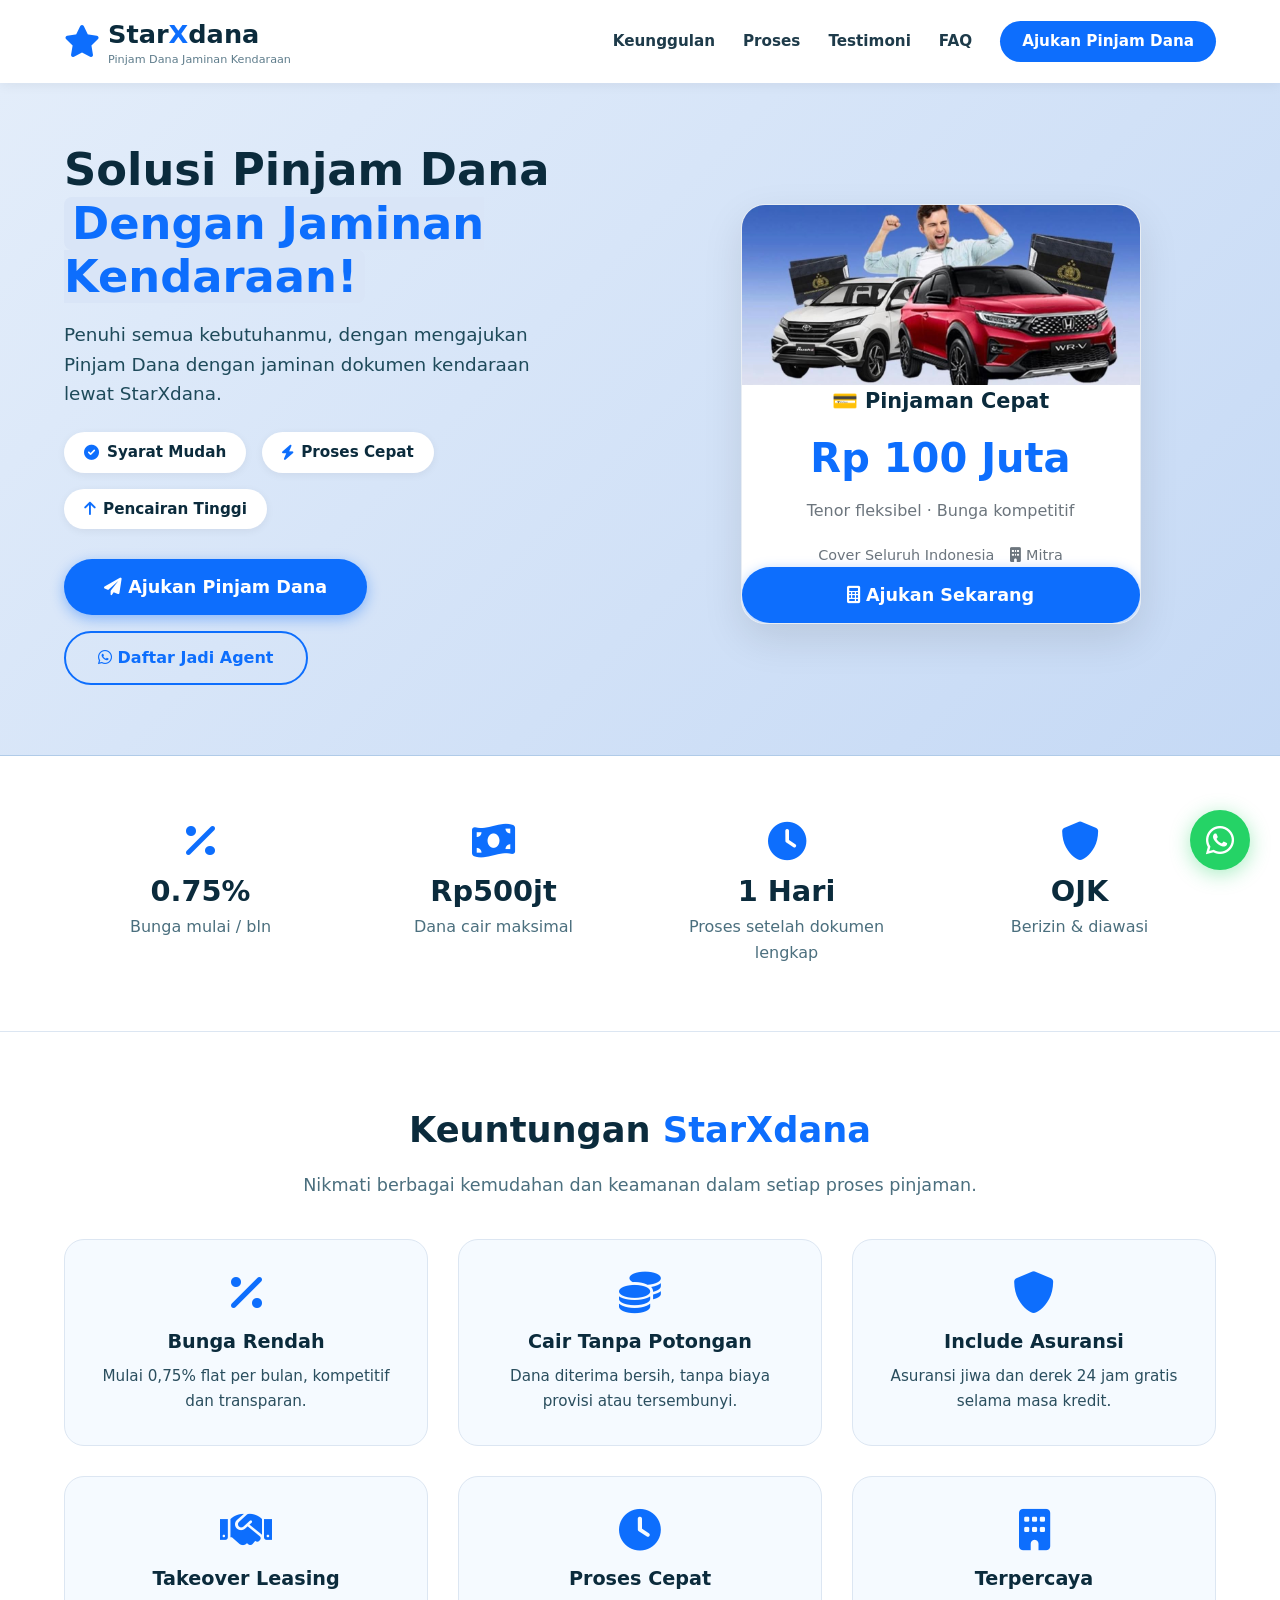
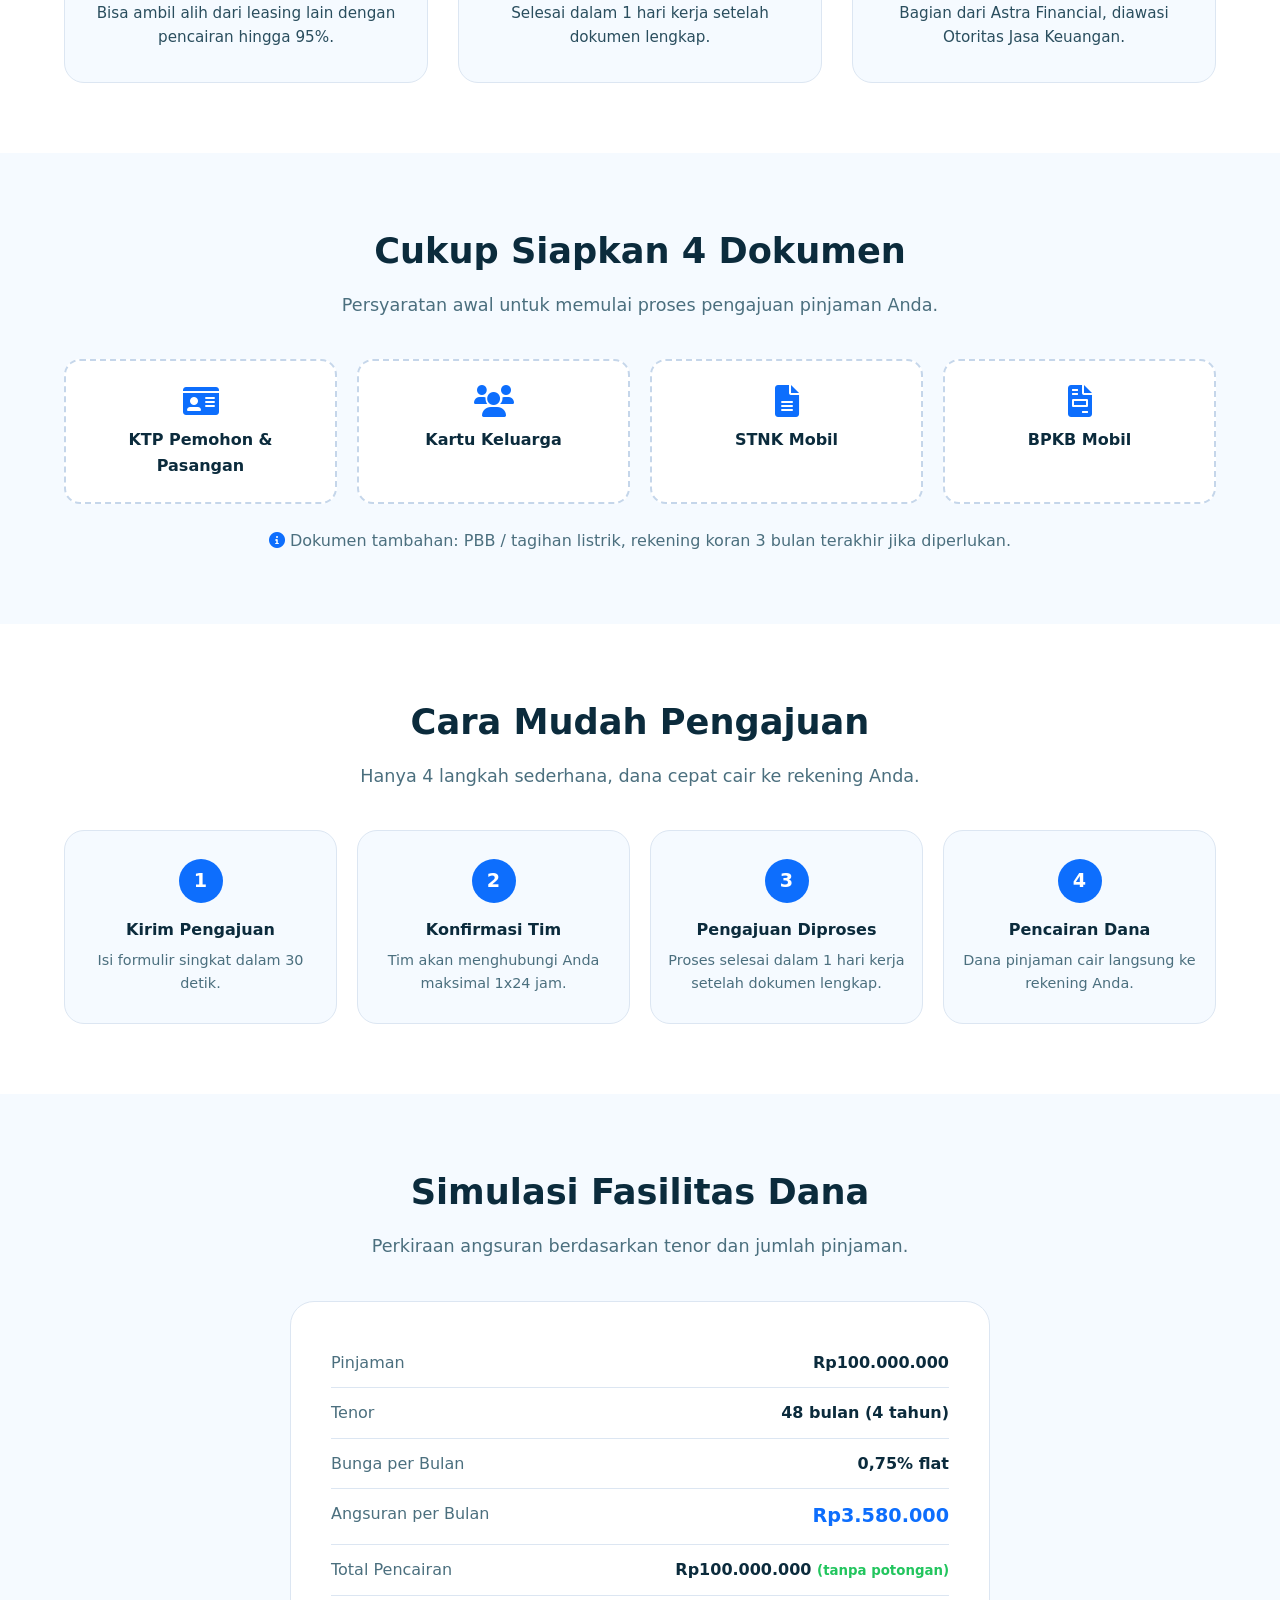
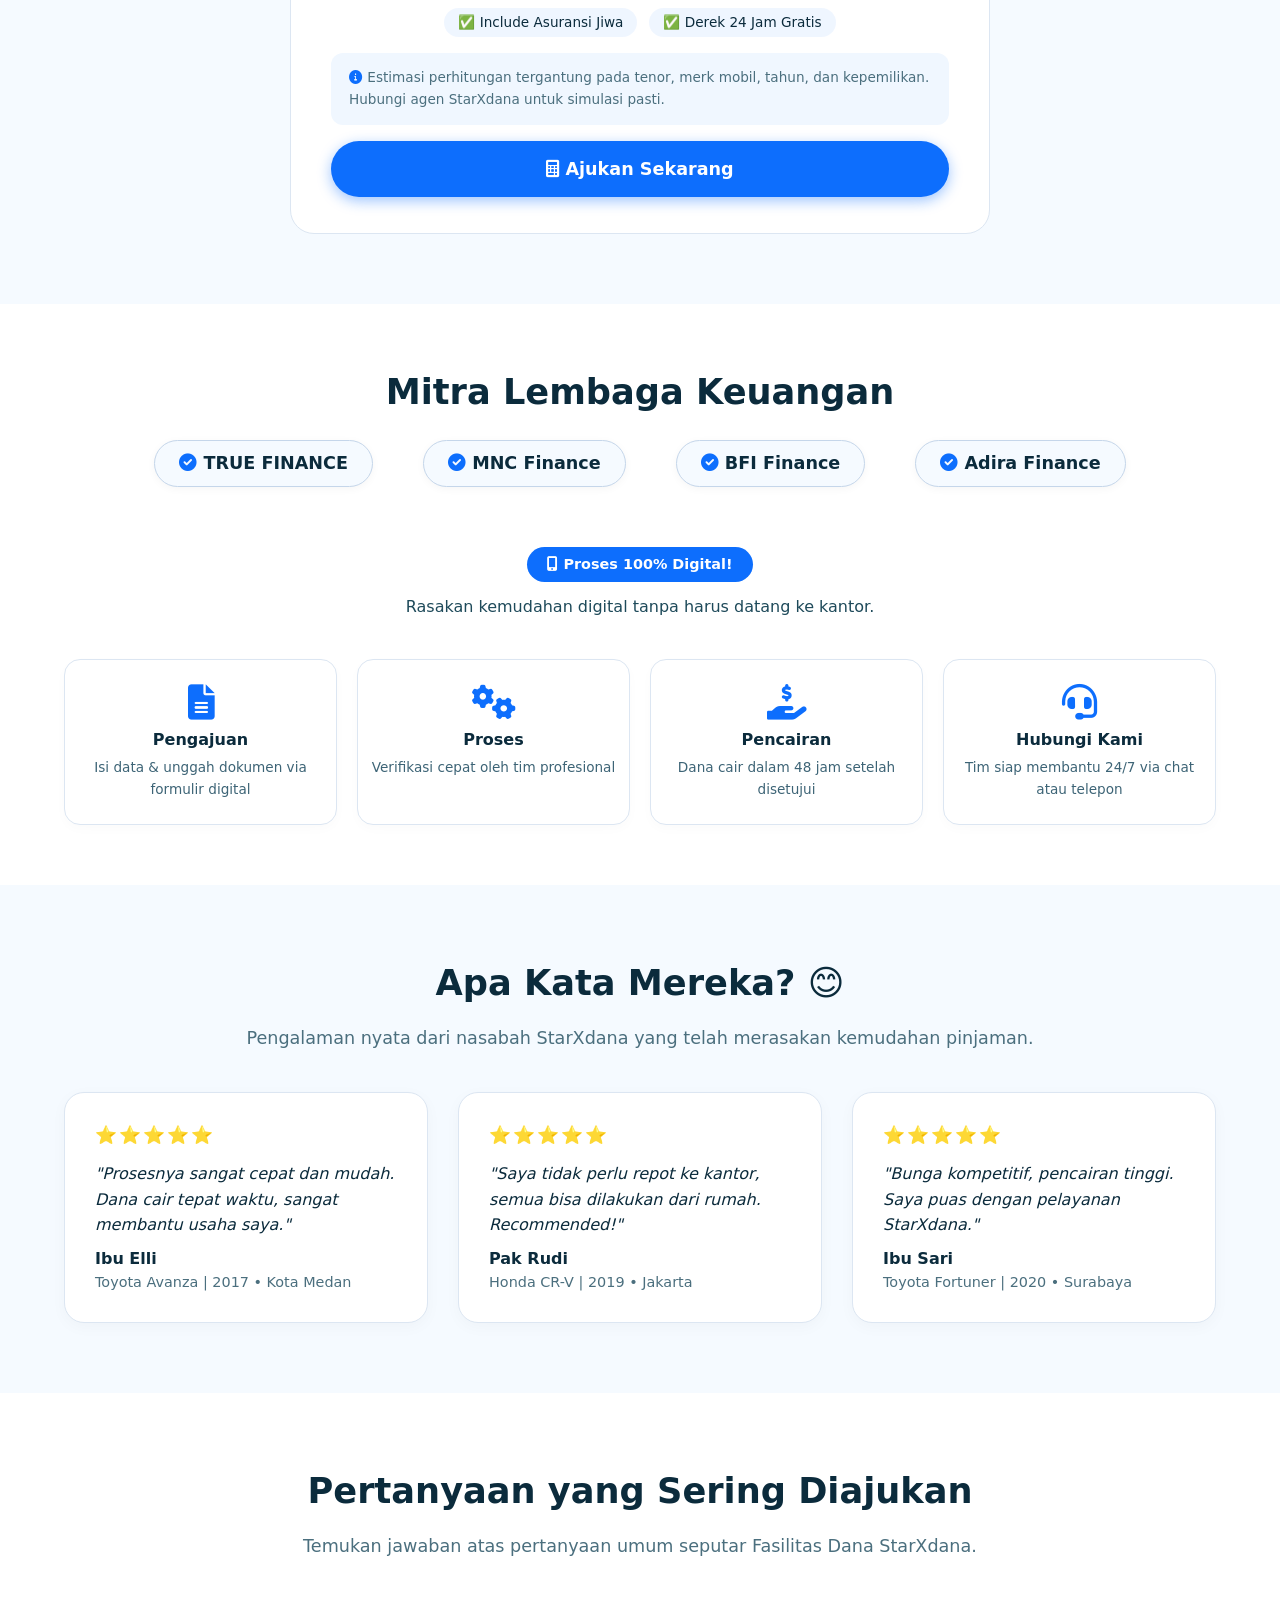
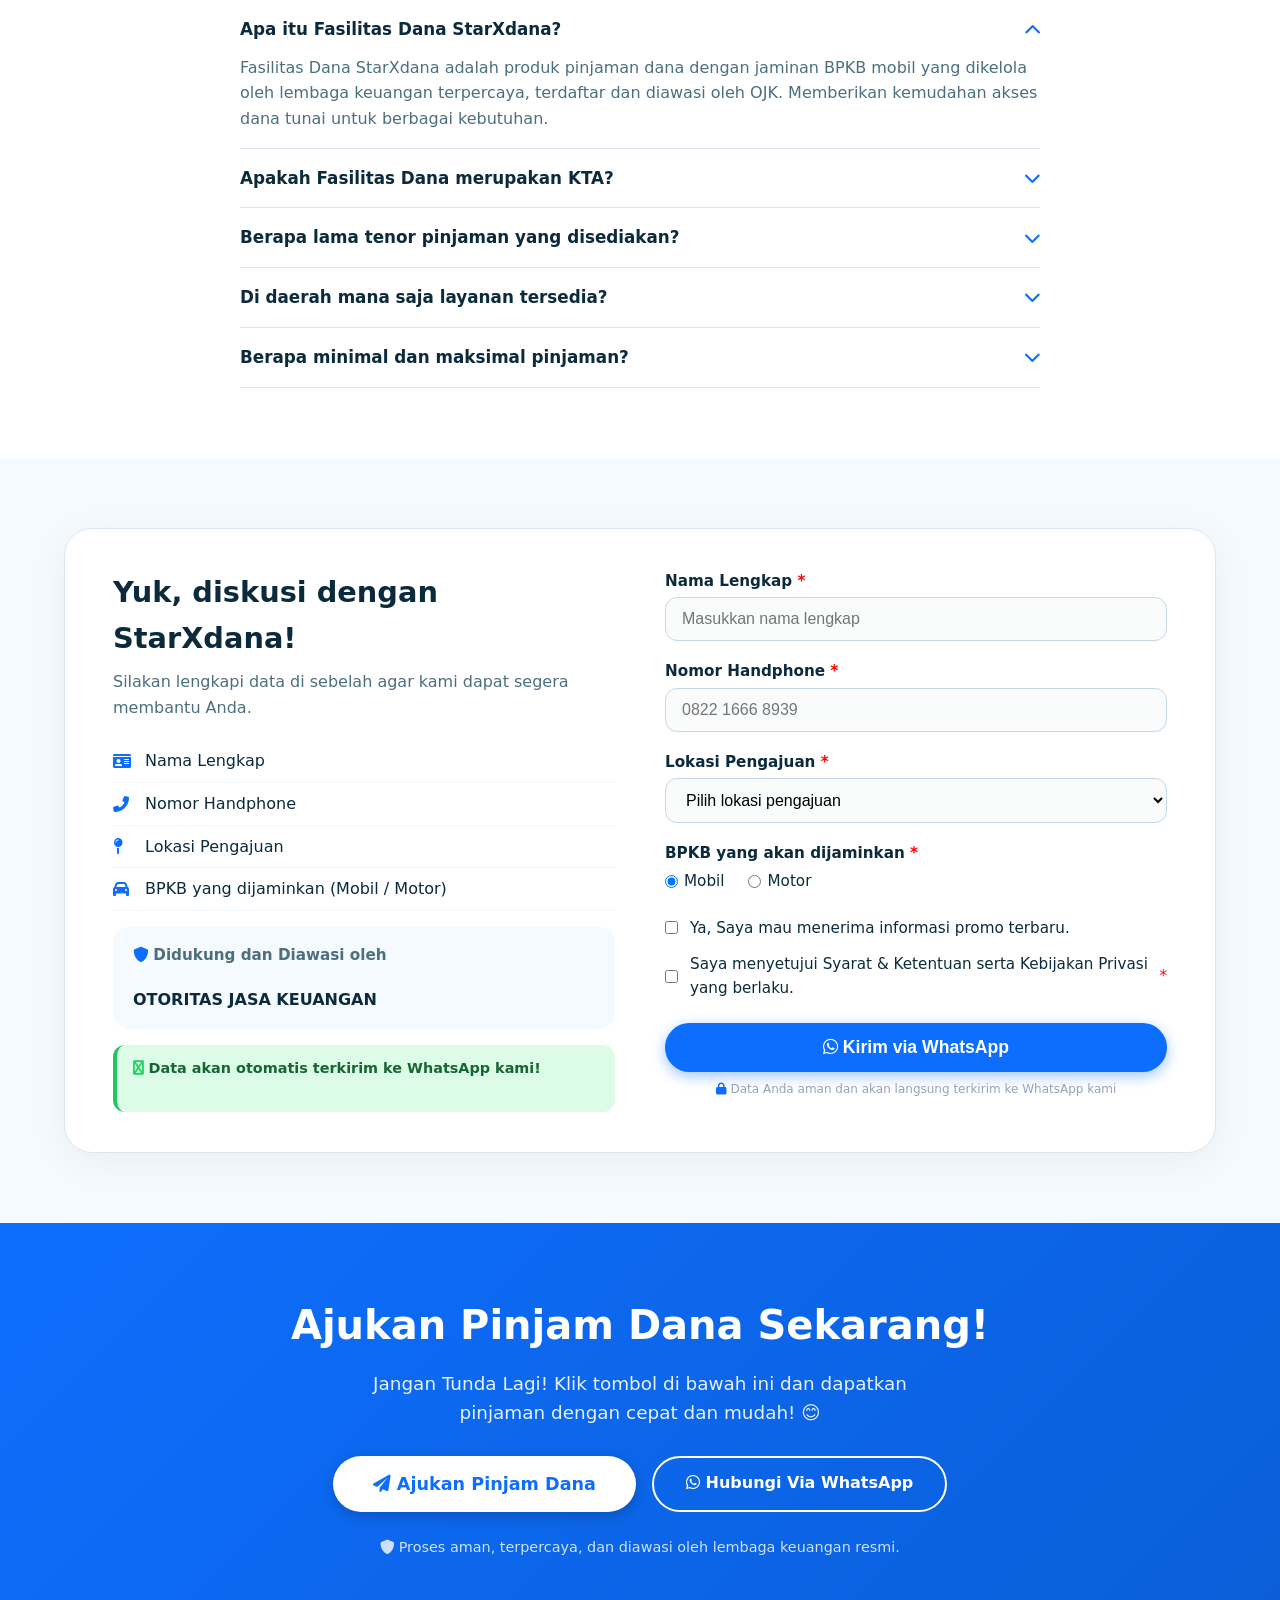
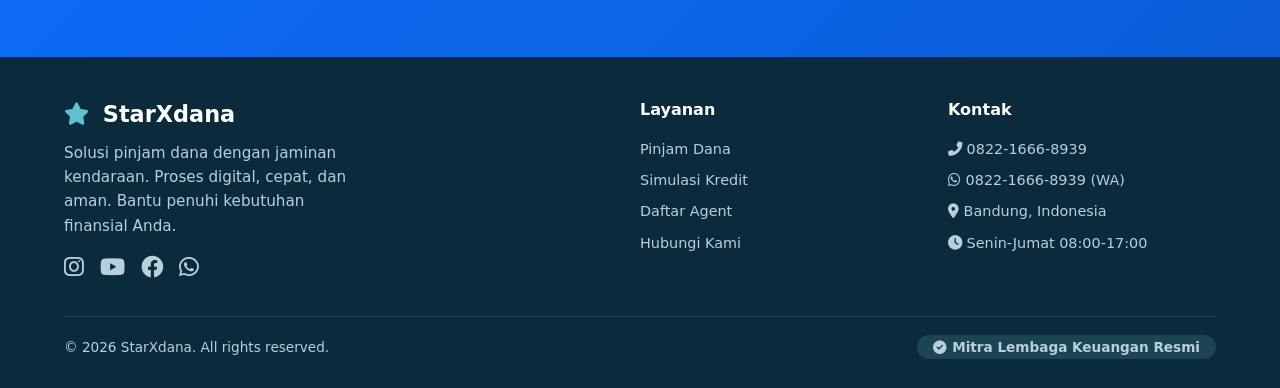
<file: index.html>
<!DOCTYPE html>
<html lang="id">
<head>

<meta charset="UTF-8">

<meta name="viewport" content="width=device-width, initial-scale=1.0">

<title>Pinjaman BPKB Mobil Cepat Cair | StarXdana</title>

<meta name="description" content="Ajukan pinjaman dana dengan jaminan BPKB mobil dan motor. Proses cepat, bunga mulai 0,75%, pencairan hingga Rp500 juta.">

<meta name="keywords" content="pinjaman BPKB mobil,pinjaman dana,gadai BPKB,pinjaman mobil">

<meta name="author" content="StarXdana">

<meta name="robots" content="index,follow">

<link rel="canonical" href="https://star-xdana1.vercel.app/">

<!-- Open Graph -->
<meta property="og:title" content="Pinjaman BPKB Mobil Cepat Cair | StarXdana">
<meta property="og:description" content="Pinjaman dana cepat cair seluruh Indonesia">
<meta property="og:image" content="https://star-xdana1.vercel.app/hero-mobil.jpeg">
<meta property="og:url" content="https://star-xdana1.vercel.app/">

<!-- Twitter -->
<meta name="twitter:card" content="summary_large_image">

<link rel="preconnect" href="https://cdnjs.cloudflare.com">

<link rel="icon" href="favicon.ico">

<link rel="stylesheet" href="https://cdnjs.cloudflare.com/ajax/libs/font-awesome/6.0.0-beta3/css/all.min.css">

<link rel="stylesheet" href="style.css">

<link rel="manifest" href="manifest.json">
</head>
<body>

<!-- ===== HEADER ===== -->
<header>
  <div class="container header-inner">
    <div class="logo">
      <i class="fas fa-star"></i>
      <div>
        <span>Star<span class="star">X</span>dana</span>
        <small>Pinjam Dana Jaminan Kendaraan</small>
      </div>
    </div>
    <div class="hamburger" id="hamburger">
      <i class="fas fa-bars"></i>
    </div>
    <nav class="nav-links" id="navLinks">
      <a href="#benefits">Keunggulan</a>
      <a href="#proses">Proses</a>
      <a href="#testimoni">Testimoni</a>
      <a href="#faq">FAQ</a>
      <a href="#form" class="nav-cta">Ajukan Pinjam Dana</a>
    </nav>
  </div>
</header>

<!-- ===== HERO ===== -->
<section class="hero">
  <div class="container hero-grid">
    <div class="hero-content">
      <h1>Solusi Pinjam Dana <br /><span class="highlight">Dengan Jaminan Kendaraan!</span></h1>
      <p>Penuhi semua kebutuhanmu, dengan mengajukan Pinjam Dana dengan jaminan dokumen kendaraan lewat StarXdana.</p>
      <div class="hero-badges">
        <span class="badge"><i class="fas fa-check-circle"></i> Syarat Mudah</span>
        <span class="badge"><i class="fas fa-bolt"></i> Proses Cepat</span>
        <span class="badge"><i class="fas fa-arrow-up"></i> Pencairan Tinggi</span>
      </div>
      <div class="hero-actions">
        <a href="#form" class="btn-primary"><i class="fas fa-paper-plane"></i> Ajukan Pinjam Dana</a>
        <a href="#" onclick="openWhatsApp('082216668939', 'Halo%20StarXdana%2C%20saya%20tertarik%20menjadi%20agent%20StarXdana'); return false;" class="btn-secondary"><i class="fab fa-whatsapp"></i> Daftar Jadi Agent</a>
      </div>
    </div>
    <div class="hero-image">
      <div class="card-shadow">
        <img
src="hero-mobil.jpeg"
alt="Pinjaman Dana Jaminan BPKB Mobil StarXdana"
class="hero-car-image"
loading="eager"
fetchpriority="high"
width="600"
height="400">
        <h3>💳 Pinjaman Cepat</h3>
        <div class="big-number">Rp 100 Juta</div>
        <div class="sub">Tenor fleksibel · Bunga kompetitif</div>
        <div class="partner-logos">
          <span>Cover Seluruh Indonesia</span>
          <span><i class="fas fa-building"></i> Mitra</span>
        </div>
        <a href="#form" class="btn-primary"><i class="fas fa-calculator"></i> Ajukan Sekarang</a>
      </div>
    </div>
  </div>
</section>

<!-- ===== STATS ===== -->
<section class="stats">
  <div class="container stats-grid">
    <div class="stat-item"><i class="fas fa-percent"></i><h4>0.75%</h4><p>Bunga mulai / bln</p></div>
    <div class="stat-item"><i class="fas fa-money-bill-wave"></i><h4>Rp500jt</h4><p>Dana cair maksimal</p></div>
    <div class="stat-item"><i class="fas fa-clock"></i><h4>1 Hari</h4><p>Proses setelah dokumen lengkap</p></div>
    <div class="stat-item"><i class="fas fa-shield-alt"></i><h4>OJK</h4><p>Berizin & diawasi</p></div>
  </div>
</section>

<!-- ===== KEUNGGULAN ===== -->
<section class="benefits" id="benefits">
  <div class="container">
    <h2 class="section-title">Keuntungan <span class="blue">StarXdana</span></h2>
    <p class="section-sub">Nikmati berbagai kemudahan dan keamanan dalam setiap proses pinjaman.</p>
    <div class="benefits-grid">
      <div class="benefit-card"><i class="fas fa-percent"></i><h4>Bunga Rendah</h4><p>Mulai 0,75% flat per bulan, kompetitif dan transparan.</p></div>
      <div class="benefit-card"><i class="fas fa-coins"></i><h4>Cair Tanpa Potongan</h4><p>Dana diterima bersih, tanpa biaya provisi atau tersembunyi.</p></div>
      <div class="benefit-card"><i class="fas fa-shield-alt"></i><h4>Include Asuransi</h4><p>Asuransi jiwa dan derek 24 jam gratis selama masa kredit.</p></div>
      <div class="benefit-card"><i class="fas fa-handshake"></i><h4>Takeover Leasing</h4><p>Bisa ambil alih dari leasing lain dengan pencairan hingga 95%.</p></div>
      <div class="benefit-card"><i class="fas fa-clock"></i><h4>Proses Cepat</h4><p>Selesai dalam 1 hari kerja setelah dokumen lengkap.</p></div>
      <div class="benefit-card"><i class="fas fa-building"></i><h4>Terpercaya</h4><p>Bagian dari Astra Financial, diawasi Otoritas Jasa Keuangan.</p></div>
    </div>
  </div>
</section>

<!-- ===== DOKUMEN ===== -->
<section class="documents" id="dokumen">
  <div class="container">
    <h2 class="section-title">Cukup Siapkan 4 Dokumen</h2>
    <p class="section-sub">Persyaratan awal untuk memulai proses pengajuan pinjaman Anda.</p>
    <div class="doc-grid">
      <div class="doc-item"><i class="fas fa-id-card"></i>KTP Pemohon & Pasangan</div>
      <div class="doc-item"><i class="fas fa-users"></i>Kartu Keluarga</div>
      <div class="doc-item"><i class="fas fa-file-alt"></i>STNK Mobil</div>
      <div class="doc-item"><i class="fas fa-file-invoice"></i>BPKB Mobil</div>
    </div>
    <p style="text-align:center; margin-top:24px; color:#4b6f7e;"><i class="fas fa-info-circle" style="color:#0d6efd;"></i> Dokumen tambahan: PBB / tagihan listrik, rekening koran 3 bulan terakhir jika diperlukan.</p>
  </div>
</section>

<!-- ===== PROSES ===== -->
<section class="process" id="proses">
  <div class="container">
    <h2 class="section-title">Cara Mudah Pengajuan</h2>
    <p class="section-sub">Hanya 4 langkah sederhana, dana cepat cair ke rekening Anda.</p>
    <div class="process-steps">
      <div class="step"><div class="num">1</div><h4>Kirim Pengajuan</h4><p>Isi formulir singkat dalam 30 detik.</p></div>
      <div class="step"><div class="num">2</div><h4>Konfirmasi Tim</h4><p>Tim akan menghubungi Anda maksimal 1x24 jam.</p></div>
      <div class="step"><div class="num">3</div><h4>Pengajuan Diproses</h4><p>Proses selesai dalam 1 hari kerja setelah dokumen lengkap.</p></div>
      <div class="step"><div class="num">4</div><h4>Pencairan Dana</h4><p>Dana pinjaman cair langsung ke rekening Anda.</p></div>
    </div>
  </div>
</section>

<!-- ===== SIMULASI ===== -->
<section class="simulation" id="simulasi">
  <div class="container">
    <h2 class="section-title">Simulasi Fasilitas Dana</h2>
    <p class="section-sub">Perkiraan angsuran berdasarkan tenor dan jumlah pinjaman.</p>
    <div class="sim-box">
      <div class="row"><span class="label">Pinjaman</span><span class="value">Rp100.000.000</span></div>
      <div class="row"><span class="label">Tenor</span><span class="value">48 bulan (4 tahun)</span></div>
      <div class="row"><span class="label">Bunga per Bulan</span><span class="value">0,75% flat</span></div>
      <div class="row"><span class="label">Angsuran per Bulan</span><span class="highlight-value">Rp3.580.000</span></div>
      <div class="row"><span class="label">Total Pencairan</span><span class="value">Rp100.000.000 <small style="color:#22c55e;">(tanpa potongan)</small></span></div>
      <div style="margin-top:12px; display:flex; flex-wrap:wrap; gap:12px; justify-content:center;">
        <span style="background:#0d6efd10; padding:4px 14px; border-radius:50px; font-size:0.85rem;">✅ Include Asuransi Jiwa</span>
        <span style="background:#0d6efd10; padding:4px 14px; border-radius:50px; font-size:0.85rem;">✅ Derek 24 Jam Gratis</span>
      </div>
      <div class="note"><i class="fas fa-info-circle" style="color:#0d6efd;"></i> Estimasi perhitungan tergantung pada tenor, merk mobil, tahun, dan kepemilikan. Hubungi agen StarXdana untuk simulasi pasti.</div>
      <a href="#form" class="btn-primary" style="width:100%; margin-top:16px;"><i class="fas fa-calculator"></i> Ajukan Sekarang</a>
    </div>
  </div>
</section>

<!-- ===== MITRA ===== -->
<section class="partners">
  <div class="container">
    <h2 class="section-title">Mitra Lembaga Keuangan</h2>
    <div class="partner-grid">
      <span><i class="fas fa-check-circle" style="color:#0d6efd;"></i> TRUE FINANCE</span>
      <span><i class="fas fa-check-circle" style="color:#0d6efd;"></i> MNC Finance</span>
      <span><i class="fas fa-check-circle" style="color:#0d6efd;"></i> BFI Finance</span>
      <span><i class="fas fa-check-circle" style="color:#0d6efd;"></i> Adira Finance</span>
    </div>
    <div style="margin-top: 50px;">
      <div style="text-align: center;">
        <span class="badge-digital"><i class="fas fa-mobile-alt"></i> Proses 100% Digital!</span>
        <p style="margin-top: 12px; color: #1e4a5a; font-weight: 500;">Rasakan kemudahan digital tanpa harus datang ke kantor.</p>
      </div>
      <div class="keuntungan-taktis">
        <div class="keuntungan-item">
          <i class="fas fa-file-alt"></i>
          <h5>Pengajuan</h5>
          <p>Isi data & unggah dokumen via formulir digital</p>
        </div>
        <div class="keuntungan-item">
          <i class="fas fa-cogs"></i>
          <h5>Proses</h5>
          <p>Verifikasi cepat oleh tim profesional</p>
        </div>
        <div class="keuntungan-item">
          <i class="fas fa-hand-holding-usd"></i>
          <h5>Pencairan</h5>
          <p>Dana cair dalam 48 jam setelah disetujui</p>
        </div>
        <div class="keuntungan-item">
          <i class="fas fa-headset"></i>
          <h5>Hubungi Kami</h5>
          <p>Tim siap membantu 24/7 via chat atau telepon</p>
        </div>
      </div>
    </div>
  </div>
</section>

<!-- ===== TESTIMONI ===== -->
<section class="testimonials" id="testimoni">
  <div class="container">
    <h2 class="section-title">Apa Kata Mereka? 😊</h2>
    <p class="section-sub">Pengalaman nyata dari nasabah StarXdana yang telah merasakan kemudahan pinjaman.</p>
    <div class="testi-grid">
      <div class="testi-card">
        <div class="stars">⭐⭐⭐⭐⭐</div>
        <p class="text">"Prosesnya sangat cepat dan mudah. Dana cair tepat waktu, sangat membantu usaha saya."</p>
        <div class="author">Ibu Elli</div>
        <div class="detail">Toyota Avanza | 2017 • Kota Medan</div>
      </div>
      <div class="testi-card">
        <div class="stars">⭐⭐⭐⭐⭐</div>
        <p class="text">"Saya tidak perlu repot ke kantor, semua bisa dilakukan dari rumah. Recommended!"</p>
        <div class="author">Pak Rudi</div>
        <div class="detail">Honda CR-V | 2019 • Jakarta</div>
      </div>
      <div class="testi-card">
        <div class="stars">⭐⭐⭐⭐⭐</div>
        <p class="text">"Bunga kompetitif, pencairan tinggi. Saya puas dengan pelayanan StarXdana."</p>
        <div class="author">Ibu Sari</div>
        <div class="detail">Toyota Fortuner | 2020 • Surabaya</div>
      </div>
    </div>
  </div>
</section>

<!-- ===== FAQ ===== -->
<section class="faq" id="faq">
  <div class="container">
    <h2 class="section-title">Pertanyaan yang Sering Diajukan</h2>
    <p class="section-sub">Temukan jawaban atas pertanyaan umum seputar Fasilitas Dana StarXdana.</p>
    <div class="faq-list">
      <div class="faq-item active">
        <div class="question"><span>Apa itu Fasilitas Dana StarXdana?</span><i class="fas fa-chevron-down"></i></div>
        <div class="answer">Fasilitas Dana StarXdana adalah produk pinjaman dana dengan jaminan BPKB mobil yang dikelola oleh lembaga keuangan terpercaya, terdaftar dan diawasi oleh OJK. Memberikan kemudahan akses dana tunai untuk berbagai kebutuhan.</div>
      </div>
      <div class="faq-item">
        <div class="question"><span>Apakah Fasilitas Dana merupakan KTA?</span><i class="fas fa-chevron-down"></i></div>
        <div class="answer">Tidak. Fasilitas Dana StarXdana adalah pinjaman dengan agunan berupa BPKB mobil, bukan KTA (tanpa agunan). Dengan jaminan kendaraan, Anda bisa mendapatkan suku bunga lebih rendah dan plafon lebih tinggi.</div>
      </div>
      <div class="faq-item">
        <div class="question"><span>Berapa lama tenor pinjaman yang disediakan?</span><i class="fas fa-chevron-down"></i></div>
        <div class="answer">Tenor pinjaman mulai dari 12 bulan (1 tahun) hingga 48 bulan (4 tahun), dengan fleksibilitas sesuai kebutuhan Anda.</div>
      </div>
      <div class="faq-item">
        <div class="question"><span>Di daerah mana saja layanan tersedia?</span><i class="fas fa-chevron-down"></i></div>
        <div class="answer">Layanan Fasilitas Dana StarXdana tersedia di seluruh provinsi Indonesia. Kami memiliki jaringan luas di berbagai kota.</div>
      </div>
      <div class="faq-item">
        <div class="question"><span>Berapa minimal dan maksimal pinjaman?</span><i class="fas fa-chevron-down"></i></div>
        <div class="answer">Minimal pinjaman mulai Rp10 juta hingga maksimal Rp500 juta, dengan pembiayaan hingga 90% dari nilai kendaraan (takeover hingga 95%).</div>
      </div>
    </div>
  </div>
</section>

<!-- ===== FORM ===== -->
<section class="form-section" id="form">
  <div class="container">
    <div class="form-wrapper">
      <div class="form-left">
        <h2>Yuk, diskusi dengan StarXdana!</h2>
        <p>Silakan lengkapi data di sebelah agar kami dapat segera membantu Anda.</p>
        <ul class="info-list">
          <li><i class="fas fa-id-card"></i> Nama Lengkap</li>
          <li><i class="fas fa-phone-alt"></i> Nomor Handphone</li>
          <li><i class="fas fa-map-pin"></i> Lokasi Pengajuan</li>
          <li><i class="fas fa-car"></i> BPKB yang dijaminkan (Mobil / Motor)</li>
        </ul>
        <div style="margin-top:16px; background:#f5faff; padding:16px 20px; border-radius:16px;">
          <p style="font-weight:600; font-size:0.95rem;"><i class="fas fa-shield-alt" style="color:#0d6efd;"></i> Didukung dan Diawasi oleh</p>
          <div style="display:flex; gap:20px; flex-wrap:wrap; align-items:center; margin-top:6px;">
            <span style="font-weight:700; color:#0b2b3c;">OTORITAS JASA KEUANGAN</span>
          </div>
        </div>
        <!-- Informasi tambahan -->
        <div style="margin-top:16px; background:#dcfce7; padding:12px 16px; border-radius:12px; border-left:4px solid #22c55e;">
          <p style="font-size:0.9rem; color:#166534;">
            <i class="fas fa-whatsapp" style="color:#25D366;"></i> 
            <strong>Data akan otomatis terkirim ke WhatsApp kami!</strong>
          </p>
        </div>
      </div>
      <div class="form-right">
        <form id="pinjamanForm">
          <div class="form-group">
            <label for="nama">Nama Lengkap <span style="color:red;">*</span></label>
            <input type="text" id="nama" placeholder="Masukkan nama lengkap" required />
          </div>
          <div class="form-group">
            <label for="hp">Nomor Handphone <span style="color:red;">*</span></label>
            <input type="tel" id="hp" placeholder="0822 1666 8939" required />
          </div>
          <div class="form-group">
            <label for="lokasi">Lokasi Pengajuan <span style="color:red;">*</span></label>
            <select id="lokasi" required>
              <option value="">Pilih lokasi pengajuan</option>
              <option value="Jakarta">Jakarta</option>
              <option value="Bogor">Bogor</option>
              <option value="Depok">Depok</option>
              <option value="Tangerang">Tangerang</option>
              <option value="Bekasi">Bekasi</option>
              <option value="Bandung">Bandung</option>
              <option value="Surabaya">Surabaya</option>
              <option value="Medan">Medan</option>
              <option value="Makassar">Makassar</option>
              <option value="Lainnya">Lainnya</option>
            </select>
          </div>
          <div class="form-group">
            <label>BPKB yang akan dijaminkan <span style="color:red;">*</span></label>
            <div class="radio-group">
              <label><input type="radio" name="bpkb" value="Mobil" checked /> Mobil</label>
              <label><input type="radio" name="bpkb" value="Motor" /> Motor</label>
            </div>
          </div>
          <div class="form-group">
            <div class="checkbox-group">
              <label><input type="checkbox" id="promo" /> Ya, Saya mau menerima informasi promo terbaru.</label>
              <label><input type="checkbox" id="syarat" required /> Saya menyetujui Syarat &amp; Ketentuan serta Kebijakan Privasi yang berlaku. <span style="color:red;">*</span></label>
            </div>
          </div>
          <button type="submit" class="btn-primary">
            <i class="fab fa-whatsapp"></i> Kirim via WhatsApp
          </button>
          <p style="font-size:0.75rem; color:#94a3b8; margin-top:8px; text-align:center;">
            <i class="fas fa-lock" style="color:#0d6efd;"></i> 
            Data Anda aman dan akan langsung terkirim ke WhatsApp kami
          </p>
        </form>
        <div id="formSuccess" style="display:none; background:#dcfce7; padding:16px; border-radius:12px; margin-top:16px; border-left:4px solid #22c55e;">
          <p style="font-weight:600; color:#166534;">
            <i class="fas fa-check-circle"></i> 
            Terima kasih! Tim StarXdana akan segera menghubungi Anda.
          </p>
        </div>
      </div>
    </div>
  </div>
</section>
<!-- ===== CTA BESAR ===== -->
<section class="cta-big" id="cta">
  <div class="container">
    <h2>Ajukan Pinjam Dana Sekarang!</h2>
    <p>Jangan Tunda Lagi! Klik tombol di bawah ini dan dapatkan pinjaman dengan cepat dan mudah! 😊</p>
    <div class="btn-group">
      <a href="#form" class="btn-primary" style="background:#fff; color:#0d6efd; box-shadow:0 4px 14px rgba(0,0,0,0.2);"><i class="fas fa-paper-plane"></i> Ajukan Pinjam Dana</a>
      <a href="#" onclick="openWhatsApp('082216668939', 'Halo%20StarXdana%2C%20saya%20ingin%20konsultasi%20mengenai%20pinjaman%20dana%20jaminan%20kendaraan'); return false;" class="btn-outline-light"><i class="fab fa-whatsapp"></i> Hubungi Via WhatsApp</a>
    </div>
    <p style="margin-top: 24px; font-size: 0.9rem; opacity: 0.8;"><i class="fas fa-shield-alt"></i> Proses aman, terpercaya, dan diawasi oleh lembaga keuangan resmi.</p>
  </div>
</section>

<!-- ===== FOOTER ===== -->
<footer>
  <div class="container">
    <div class="footer-grid">
      <div class="footer-brand">
        <h3><i class="fas fa-star"></i> StarXdana</h3>
        <p>Solusi pinjam dana dengan jaminan kendaraan. Proses digital, cepat, dan aman. Bantu penuhi kebutuhan finansial Anda.</p>
        <div style="margin-top:12px; display:flex; gap:16px; font-size:1.4rem;">
          <a href="#"><i class="fab fa-instagram"></i></a>
          <a href="#"><i class="fab fa-youtube"></i></a>
          <a href="#"><i class="fab fa-facebook"></i></a>
          <a href="#" onclick="openWhatsApp('082216668939', 'Halo%20StarXdana%2C%20saya%20ingin%20konsultasi%20mengenai%20pinjaman%20dana%20jaminan%20kendaraan'); return false;"><i class="fab fa-whatsapp"></i></a>
        </div>
      </div>
      <div class="footer-col">
        <h4>Layanan</h4>
        <a href="#form">Pinjam Dana</a>
        <a href="#simulasi">Simulasi Kredit</a>
        <a href="#" onclick="openWhatsApp('082216668939', 'Halo%20StarXdana%2C%20saya%20tertarik%20menjadi%20agent'); return false;">Daftar Agent</a>
        <a href="#" onclick="openWhatsApp('082216668939', 'Halo%20StarXdana%2C%20saya%20ingin%20konsultasi'); return false;">Hubungi Kami</a>
      </div>
      <div class="footer-col">
        <h4>Kontak</h4>
        <a href="tel:+6282216668939"><i class="fas fa-phone-alt"></i> 0822-1666-8939</a>
        <a href="#" onclick="openWhatsApp('082216668939', 'Halo%20StarXdana%2C%20saya%20ingin%20konsultasi%20mengenai%20pinjaman%20dana%20jaminan%20kendaraan'); return false;"><i class="fab fa-whatsapp"></i> 0822-1666-8939 (WA)</a>
        
        <a href="#"><i class="fas fa-map-marker-alt"></i> Bandung, Indonesia</a>
        <a href="#"><i class="fas fa-clock"></i> Senin-Jumat 08:00-17:00</a>
      </div>
    </div>
    <div class="footer-bottom">
      <span>&copy; 2026 StarXdana. All rights reserved.</span>
      <div>
        <span class="badge-ojk"><i class="fas fa-check-circle"></i> Mitra Lembaga Keuangan Resmi</span>
      </div>
    </div>
  </div>
</footer>

<!-- ===== FLOATING WHATSAPP BUTTON ===== -->
<a href="#" 
   onclick="openWhatsApp('082216668939', 'Halo%20StarXdana%2C%20saya%20ingin%20konsultasi%20mengenai%20pinjaman%20dana%20jaminan%20kendaraan'); return false;" 
   class="whatsapp-float"
   aria-label="Hubungi via WhatsApp">
  <i class="fab fa-whatsapp"></i>
</a>

<script type="application/ld+json">
{
"@context":"https://schema.org",
"@type":"FinancialService",
"name":"StarXdana",
"url":"https://star-xdana1.vercel.app",
"telephone":"+6282216668939",
"serviceType":"Pinjaman BPKB Mobil",
"areaServed":"Indonesia"
}
</script>
<!-- ===== JAVASCRIPT EXTERNAL ===== -->
<script src="script.js"></script>
</body>
</html>
</file>
<file: style.css>
/* ----- RESET & BASE (biru) ----- */
* {
  margin: 0;
  padding: 0;
  box-sizing: border-box;
}
body {
  font-family: 'Segoe UI', Roboto, system-ui, -apple-system, sans-serif;
  background: #f0f7ff;
  color: #0b2b3c;
  line-height: 1.6;
}
a {
  text-decoration: none;
  color: inherit;
}
.container {
  max-width: 1200px;
  margin: 0 auto;
  padding: 0 24px;
}

/* ----- BUTTONS (biru) ----- */
.btn-primary {
  display: inline-block;
  background: #0d6efd;
  color: #fff;
  font-weight: 700;
  padding: 14px 40px;
  border-radius: 50px;
  border: none;
  cursor: pointer;
  font-size: 1.1rem;
  transition: background 0.3s, transform 0.2s;
  text-align: center;
  box-shadow: 0 4px 14px rgba(13, 110, 253, 0.4);
}
.btn-primary:hover {
  background: #0b5ed7;
  transform: translateY(-2px);
}
.btn-secondary {
  display: inline-block;
  background: transparent;
  color: #0d6efd;
  font-weight: 700;
  padding: 12px 32px;
  border-radius: 50px;
  border: 2px solid #0d6efd;
  cursor: pointer;
  font-size: 1rem;
  transition: background 0.3s, color 0.3s;
}
.btn-secondary:hover {
  background: #0d6efd;
  color: #fff;
}
.btn-outline-light {
  display: inline-block;
  background: transparent;
  color: #fff;
  font-weight: 700;
  padding: 12px 32px;
  border-radius: 50px;
  border: 2px solid #fff;
  cursor: pointer;
  font-size: 1rem;
  transition: background 0.3s, color 0.3s;
}
.btn-outline-light:hover {
  background: #fff;
  color: #0d6efd;
}

/* ----- HEADER ----- */
header {
  background: #fff;
  box-shadow: 0 2px 12px rgba(0, 0, 0, 0.06);
  position: sticky;
  top: 0;
  z-index: 100;
  padding: 14px 0;
}
.header-inner {
  display: flex;
  align-items: center;
  justify-content: space-between;
  flex-wrap: wrap;
}
.logo {
  display: flex;
  align-items: center;
  gap: 8px;
}
.logo i {
  font-size: 2rem;
  color: #0d6efd;
}
.logo span {
  font-size: 1.6rem;
  font-weight: 800;
  color: #0b2b3c;
}
.logo span .star {
  color: #0d6efd;
}
.logo small {
  font-size: 0.7rem;
  font-weight: 400;
  color: #5f7d8c;
  display: block;
  margin-top: -4px;
}
.nav-links {
  display: flex;
  gap: 28px;
  align-items: center;
  font-weight: 600;
}
.nav-links a {
  color: #1e3b4a;
  transition: color 0.2s;
  font-size: 0.95rem;
}
.nav-links a:hover {
  color: #0d6efd;
}
.nav-cta {
  background: #0d6efd;
  color: #fff !important;
  padding: 8px 22px;
  border-radius: 50px;
  font-weight: 700;
}
.nav-cta:hover {
  background: #0b5ed7 !important;
  color: #fff !important;
}
.hamburger {
  display: none;
  font-size: 1.6rem;
  cursor: pointer;
  color: #0b2b3c;
}

/* ----- HERO (biru gradasi) ----- */
.hero {
  background: linear-gradient(135deg, #e3edfa 0%, #c5d9f5 100%);
  padding: 60px 0 70px;
  border-bottom: 1px solid #b0cbe8;
}
.hero-grid {
  display: grid;
  grid-template-columns: 1fr 1fr;
  gap: 50px;
  align-items: center;
}
.hero-content h1 {
  font-size: 2.8rem;
  font-weight: 800;
  line-height: 1.2;
  color: #0b2b3c;
  margin-bottom: 16px;
}
.hero-content h1 .highlight {
  color: #0d6efd;
  background: #d9e5f7;
  padding: 0 8px;
  border-radius: 8px;
}
.hero-content p {
  font-size: 1.15rem;
  color: #1e4a5a;
  margin-bottom: 24px;
  max-width: 90%;
}
.hero-badges {
  display: flex;
  flex-wrap: wrap;
  gap: 16px;
  margin-top: 20px;
}
.hero-badges .badge {
  display: flex;
  align-items: center;
  gap: 8px;
  background: #fff;
  padding: 8px 20px;
  border-radius: 50px;
  box-shadow: 0 2px 8px rgba(0, 0, 0, 0.06);
  font-weight: 700;
  font-size: 0.95rem;
  color: #0b2b3c;
}
.hero-badges .badge i {
  color: #0d6efd;
}
.hero-actions {
  display: flex;
  flex-wrap: wrap;
  gap: 16px;
  margin-top: 30px;
}

/* ----- HERO IMAGE CARD (UPDATED) ----- */
.hero-image {
  display: flex;
  justify-content: center;
  align-items: center;
}
.hero-image .card-shadow {
  background: #fff;
  width: 100%;
  max-width: 400px;
  border-radius: 24px;
  overflow: hidden;
  box-shadow: 0 15px 40px rgba(0, 0, 0, 0.10);
  border: 1px solid #e8edf3;
  padding: 0;
  text-align: center;
}
.hero-car-image {
  width: 100%;
  height: 180px;
  object-fit: cover;
  display: block;
}
.hero-image .card-content {
  padding: 18px 20px 22px;
}
.hero-image .card-shadow h3 {
  margin-bottom: 8px;
  font-size: 1.3rem;
  color: #0b2b3c;
}
.hero-image .card-shadow .big-number {
  font-size: 2.5rem;
  font-weight: 800;
  color: #0d6efd;
}
.hero-image .card-shadow .sub {
  margin: 8px 0 20px;
  color: #6c757d;
}
.hero-image .card-shadow .btn-primary {
  width: 100%;
}
.hero-image .partner-logos {
  margin-top: 18px;
  display: flex;
  justify-content: center;
  gap: 16px;
  flex-wrap: wrap;
  font-size: .9rem;
  color: #6c757d;
}

/* ----- STATS ----- */
.stats {
  background: #fff;
  padding: 50px 0;
  border-bottom: 1px solid #dce6f2;
}
.stats-grid {
  display: grid;
  grid-template-columns: repeat(4, 1fr);
  gap: 20px;
}
.stat-item {
  text-align: center;
  padding: 16px;
}
.stat-item i {
  font-size: 2.4rem;
  color: #0d6efd;
  margin-bottom: 8px;
}
.stat-item h4 {
  font-size: 1.8rem;
  font-weight: 800;
  color: #0b2b3c;
}
.stat-item p {
  color: #4b6f7e;
  font-weight: 500;
}

/* ----- KEUNGGULAN ----- */
.benefits {
  padding: 70px 0;
  background: #fff;
}
.section-title {
  text-align: center;
  font-size: 2.2rem;
  font-weight: 800;
  margin-bottom: 12px;
  color: #0b2b3c;
}
.section-title .blue {
  color: #0d6efd;
}
.section-sub {
  text-align: center;
  color: #4b6f7e;
  font-size: 1.1rem;
  margin-bottom: 40px;
}
.benefits-grid {
  display: grid;
  grid-template-columns: repeat(3, 1fr);
  gap: 30px;
}
.benefit-card {
  background: #f5faff;
  padding: 32px 24px;
  border-radius: 20px;
  border: 1px solid #dce6f2;
  text-align: center;
  transition: transform 0.25s, box-shadow 0.25s;
}
.benefit-card:hover {
  transform: translateY(-6px);
  box-shadow: 0 12px 40px rgba(13, 110, 253, 0.08);
}
.benefit-card i {
  font-size: 2.6rem;
  color: #0d6efd;
  margin-bottom: 14px;
}
.benefit-card h4 {
  font-size: 1.2rem;
  margin-bottom: 6px;
}
.benefit-card p {
  color: #2a4e5e;
  font-size: 0.95rem;
}

/* ----- DOKUMEN ----- */
.documents {
  padding: 70px 0;
  background: #f5faff;
}
.doc-grid {
  display: grid;
  grid-template-columns: repeat(4, 1fr);
  gap: 20px;
  margin-top: 30px;
}
.doc-item {
  background: #fff;
  padding: 24px 16px;
  border-radius: 16px;
  text-align: center;
  font-weight: 600;
  border: 2px dashed #c5d6ea;
  transition: border-color 0.3s;
}
.doc-item i {
  font-size: 2rem;
  color: #0d6efd;
  display: block;
  margin-bottom: 10px;
}
.doc-item:hover {
  border-color: #0d6efd;
}

/* ----- PROSES ----- */
.process {
  padding: 70px 0;
  background: #fff;
}
.process-steps {
  display: grid;
  grid-template-columns: repeat(4, 1fr);
  gap: 20px;
  margin-top: 30px;
}
.step {
  text-align: center;
  background: #f5faff;
  padding: 28px 16px;
  border-radius: 20px;
  border: 1px solid #dce6f2;
  position: relative;
}
.step .num {
  display: inline-block;
  background: #0d6efd;
  color: #fff;
  width: 44px;
  height: 44px;
  line-height: 44px;
  border-radius: 50%;
  font-weight: 800;
  font-size: 1.2rem;
  margin-bottom: 14px;
}
.step h4 {
  margin-bottom: 6px;
}
.step p {
  color: #4b6f7e;
  font-size: 0.9rem;
}

/* ----- SIMULASI ----- */
.simulation {
  padding: 70px 0;
  background: #f5faff;
}
.sim-box {
  max-width: 700px;
  margin: 20px auto 0;
  background: #fff;
  padding: 36px 40px;
  border-radius: 24px;
  border: 1px solid #dce6f2;
}
.sim-box .row {
  display: flex;
  justify-content: space-between;
  padding: 12px 0;
  border-bottom: 1px solid #dce6f2;
}
.sim-box .row:last-child {
  border-bottom: none;
}
.sim-box .label {
  color: #4b6f7e;
  font-weight: 500;
}
.sim-box .value {
  font-weight: 700;
  color: #0b2b3c;
}
.sim-box .highlight-value {
  color: #0d6efd;
  font-weight: 800;
  font-size: 1.2rem;
}
.sim-box .note {
  font-size: 0.85rem;
  color: #4b6f7e;
  margin-top: 16px;
  background: #f0f7ff;
  padding: 14px 18px;
  border-radius: 12px;
}

/* ----- MITRA ----- */
.partners {
  padding: 60px 0;
  background: #fff;
}
.partner-grid {
  display: flex;
  flex-wrap: wrap;
  justify-content: center;
  gap: 30px 50px;
  margin-top: 20px;
  font-weight: 700;
  font-size: 1.1rem;
  color: #0b2b3c;
}
.partner-grid span {
  background: #f5faff;
  padding: 8px 24px;
  border-radius: 40px;
  box-shadow: 0 2px 8px rgba(0,0,0,0.04);
  border: 1px solid #c5d6ea;
}
.keuntungan-taktis {
  display: grid;
  grid-template-columns: repeat(4, 1fr);
  gap: 20px;
  margin-top: 40px;
}
.keuntungan-item {
  background: #fff;
  padding: 24px 12px;
  border-radius: 16px;
  text-align: center;
  border: 1px solid #dce6f2;
  box-shadow: 0 4px 12px rgba(0,0,0,0.02);
}
.keuntungan-item i {
  font-size: 2.2rem;
  color: #0d6efd;
  margin-bottom: 8px;
}
.keuntungan-item h5 {
  font-size: 1rem;
  font-weight: 700;
}
.keuntungan-item p {
  font-size: 0.85rem;
  color: #3d6476;
  margin-top: 4px;
}
.badge-digital {
  display: inline-block;
  background: #0d6efd;
  color: #fff;
  padding: 6px 20px;
  border-radius: 50px;
  font-weight: 700;
  font-size: 0.9rem;
  margin-top: 10px;
}

/* ----- TESTIMONI ----- */
.testimonials {
  padding: 70px 0;
  background: #f5faff;
}
.testi-grid {
  display: grid;
  grid-template-columns: repeat(auto-fit, minmax(280px, 1fr));
  gap: 30px;
  margin-top: 30px;
}
.testi-card {
  background: #fff;
  padding: 28px 30px;
  border-radius: 20px;
  border: 1px solid #dce6f2;
  box-shadow: 0 4px 16px rgba(0,0,0,0.03);
}
.testi-card .stars {
  color: #f59e0b;
  letter-spacing: 2px;
  font-size: 1.1rem;
}
.testi-card .text {
  font-size: 1rem;
  margin: 12px 0 8px;
  color: #0b2b3c;
  font-style: italic;
}
.testi-card .author {
  font-weight: 700;
  color: #0b2b3c;
}
.testi-card .detail {
  color: #4b6f7e;
  font-size: 0.9rem;
}

/* ----- FAQ ----- */
.faq {
  padding: 70px 0;
  background: #fff;
}
.faq-list {
  max-width: 800px;
  margin: 30px auto 0;
}
.faq-item {
  border-bottom: 1px solid #dce6f2;
  padding: 16px 0;
  cursor: pointer;
}
.faq-item .question {
  display: flex;
  justify-content: space-between;
  align-items: center;
  font-weight: 700;
  font-size: 1.05rem;
}
.faq-item .question i {
  transition: transform 0.3s;
  color: #0d6efd;
}
.faq-item .answer {
  max-height: 0;
  overflow: hidden;
  transition: max-height 0.4s ease, padding 0.3s;
  color: #4b6f7e;
}
.faq-item.active .answer {
  max-height: 200px;
  padding-top: 12px;
}
.faq-item.active .question i {
  transform: rotate(180deg);
}

/* ----- FORM ----- */
.form-section {
  padding: 70px 0;
  background: #f5faff;
}
.form-wrapper {
  display: grid;
  grid-template-columns: 1fr 1fr;
  gap: 50px;
  align-items: start;
  background: #fff;
  padding: 40px 48px;
  border-radius: 28px;
  box-shadow: 0 8px 40px rgba(0, 0, 0, 0.05);
  border: 1px solid #dce6f2;
}
.form-left h2 {
  font-size: 1.8rem;
  font-weight: 800;
  margin-bottom: 8px;
}
.form-left p {
  color: #4b6f7e;
  margin-bottom: 20px;
}
.form-left .info-list {
  list-style: none;
  padding: 0;
}
.form-left .info-list li {
  padding: 8px 0;
  display: flex;
  align-items: center;
  gap: 12px;
  border-bottom: 1px solid #f0f7ff;
}
.form-left .info-list li i {
  color: #0d6efd;
  width: 20px;
}
.form-group {
  margin-bottom: 18px;
}
.form-group label {
  display: block;
  font-weight: 600;
  margin-bottom: 4px;
  font-size: 0.95rem;
}
.form-group input,
.form-group select {
  width: 100%;
  padding: 12px 16px;
  border: 1px solid #c5d6ea;
  border-radius: 12px;
  font-size: 1rem;
  background: #fafcfc;
  transition: border-color 0.2s;
}
.form-group input:focus,
.form-group select:focus {
  border-color: #0d6efd;
  outline: none;
  background: #fff;
}
.form-group .radio-group {
  display: flex;
  gap: 24px;
  margin-top: 4px;
}
.form-group .radio-group label {
  display: flex;
  align-items: center;
  gap: 6px;
  font-weight: 400;
  cursor: pointer;
}
.form-group .checkbox-group {
  display: flex;
  flex-direction: column;
  gap: 8px;
  margin-top: 4px;
}
.form-group .checkbox-group label {
  display: flex;
  align-items: center;
  gap: 8px;
  font-weight: 400;
  cursor: pointer;
}
.form-group .checkbox-group input[type="checkbox"] {
  width: auto;
  margin-right: 4px;
}
.form-right .btn-primary {
  width: 100%;
}

/* ----- LOADING SPINNER UNTUK FORM ----- */
.btn-primary.loading {
  opacity: 0.7;
  pointer-events: none;
  position: relative;
  display: inline-flex;
  align-items: center;
  justify-content: center;
  gap: 10px;
}
.btn-primary.loading::after {
  content: '';
  width: 20px;
  height: 20px;
  border: 3px solid #ffffff;
  border-radius: 50%;
  border-top-color: transparent;
  animation: spin 0.8s linear infinite;
  display: inline-block;
  flex-shrink: 0;
}
.btn-primary.loading i {
  display: none;
}
@keyframes spin {
  to { transform: rotate(360deg); }
}

/* ----- CTA BESAR ----- */
.cta-big {
  padding: 70px 0;
  background: linear-gradient(135deg, #0d6efd 0%, #0b5ed7 100%);
  color: #fff;
  text-align: center;
}
.cta-big h2 {
  font-size: 2.5rem;
  font-weight: 800;
  margin-bottom: 12px;
}
.cta-big p {
  font-size: 1.15rem;
  opacity: 0.9;
  max-width: 600px;
  margin: 0 auto 28px;
}
.cta-big .btn-group {
  display: flex;
  flex-wrap: wrap;
  justify-content: center;
  gap: 16px;
}

/* ----- FLOATING WHATSAPP BUTTON ----- */
.whatsapp-float {
  position: fixed;
  bottom: 30px;
  right: 30px;
  background: #25D366;
  color: #fff;
  width: 60px;
  height: 60px;
  border-radius: 50%;
  display: flex;
  align-items: center;
  justify-content: center;
  font-size: 2rem;
  box-shadow: 0 4px 20px rgba(37, 211, 102, 0.4);
  z-index: 999;
  transition: transform 0.3s;
  text-decoration: none;
}
.whatsapp-float:hover {
  transform: scale(1.1);
  color: #fff;
}

/* ----- FOOTER ----- */
footer {
  background: #0b2b3c;
  color: #b8d0db;
  padding: 40px 0 30px;
}
.footer-grid {
  display: grid;
  grid-template-columns: 2fr 1fr 1fr;
  gap: 40px;
  margin-bottom: 30px;
}
.footer-brand h3 {
  color: #fff;
  font-size: 1.4rem;
}
.footer-brand h3 i {
  color: #5fc1d0;
  margin-right: 6px;
}
.footer-brand p {
  max-width: 300px;
  margin-top: 8px;
  font-size: 0.95rem;
}
.footer-col h4 {
  color: #fff;
  margin-bottom: 12px;
  font-size: 1rem;
}
.footer-col a {
  display: block;
  color: #b8d0db;
  padding: 4px 0;
  font-size: 0.9rem;
  transition: color 0.2s;
}
.footer-col a:hover {
  color: #fff;
}
.footer-bottom {
  border-top: 1px solid #1d4455;
  padding-top: 20px;
  display: flex;
  justify-content: space-between;
  flex-wrap: wrap;
  font-size: 0.85rem;
}
.footer-bottom .badge-ojk {
  background: #1d4455;
  padding: 4px 16px;
  border-radius: 50px;
  font-weight: 600;
  color: #b8d0db;
}

/* ----- RESPONSIVE ----- */
@media (max-width: 992px) {
  .hero-grid {
    grid-template-columns: 1fr;
    text-align: center;
  }
  .hero-content p {
    max-width: 100%;
  }
  .hero-badges {
    justify-content: center;
  }
  .hero-actions {
    justify-content: center;
  }
  .hero-image .card-shadow {
    margin: 0 auto;
  }
  .benefits-grid {
    grid-template-columns: 1fr 1fr;
  }
  .stats-grid {
    grid-template-columns: repeat(2, 1fr);
  }
  .doc-grid {
    grid-template-columns: repeat(2, 1fr);
  }
  .process-steps {
    grid-template-columns: repeat(2, 1fr);
  }
  .keuntungan-taktis {
    grid-template-columns: repeat(2, 1fr);
  }
  .form-wrapper {
    grid-template-columns: 1fr;
    padding: 30px 24px;
  }
  .footer-grid {
    grid-template-columns: 1fr 1fr;
  }
}
@media (max-width: 768px) {
  .nav-links {
    display: none;
    flex-direction: column;
    width: 100%;
    padding: 20px 0 10px;
    gap: 16px;
    border-top: 1px solid #dce6f2;
    margin-top: 12px;
  }
  .nav-links.open {
    display: flex;
  }
  .hamburger {
    display: block;
  }
  .hero-content h1 {
    font-size: 2rem;
  }
  .benefits-grid {
    grid-template-columns: 1fr;
  }
  .stats-grid {
    grid-template-columns: 1fr 1fr;
    gap: 10px;
  }
  .stat-item h4 {
    font-size: 1.4rem;
  }
  .doc-grid {
    grid-template-columns: 1fr 1fr;
  }
  .process-steps {
    grid-template-columns: 1fr;
  }
  .keuntungan-taktis {
    grid-template-columns: 1fr 1fr;
  }
  .footer-grid {
    grid-template-columns: 1fr;
  }
  .cta-big h2 {
    font-size: 1.8rem;
  }
  .footer-bottom {
    flex-direction: column;
    gap: 12px;
    align-items: center;
    text-align: center;
  }
  .form-wrapper {
    padding: 20px 16px;
  }
  .sim-box {
    padding: 24px 18px;
  }
}
@media (max-width: 480px) {
  .hero-image .card-shadow {
    padding: 0;
  }
  .hero-image .card-content {
    padding: 16px;
  }
  .hero-car-image {
    height: 150px;
  }
  .hero-image .card-shadow .big-number {
    font-size: 1.8rem;
  }
  .btn-primary, .btn-secondary {
    padding: 12px 24px;
    font-size: 0.95rem;
  }
  .doc-grid {
    grid-template-columns: 1fr;
  }
  .keuntungan-taktis {
    grid-template-columns: 1fr;
  }
  .whatsapp-float {
    width: 50px;
    height: 50px;
    font-size: 1.6rem;
    bottom: 20px;
    right: 20px;
  }
}
</file>
